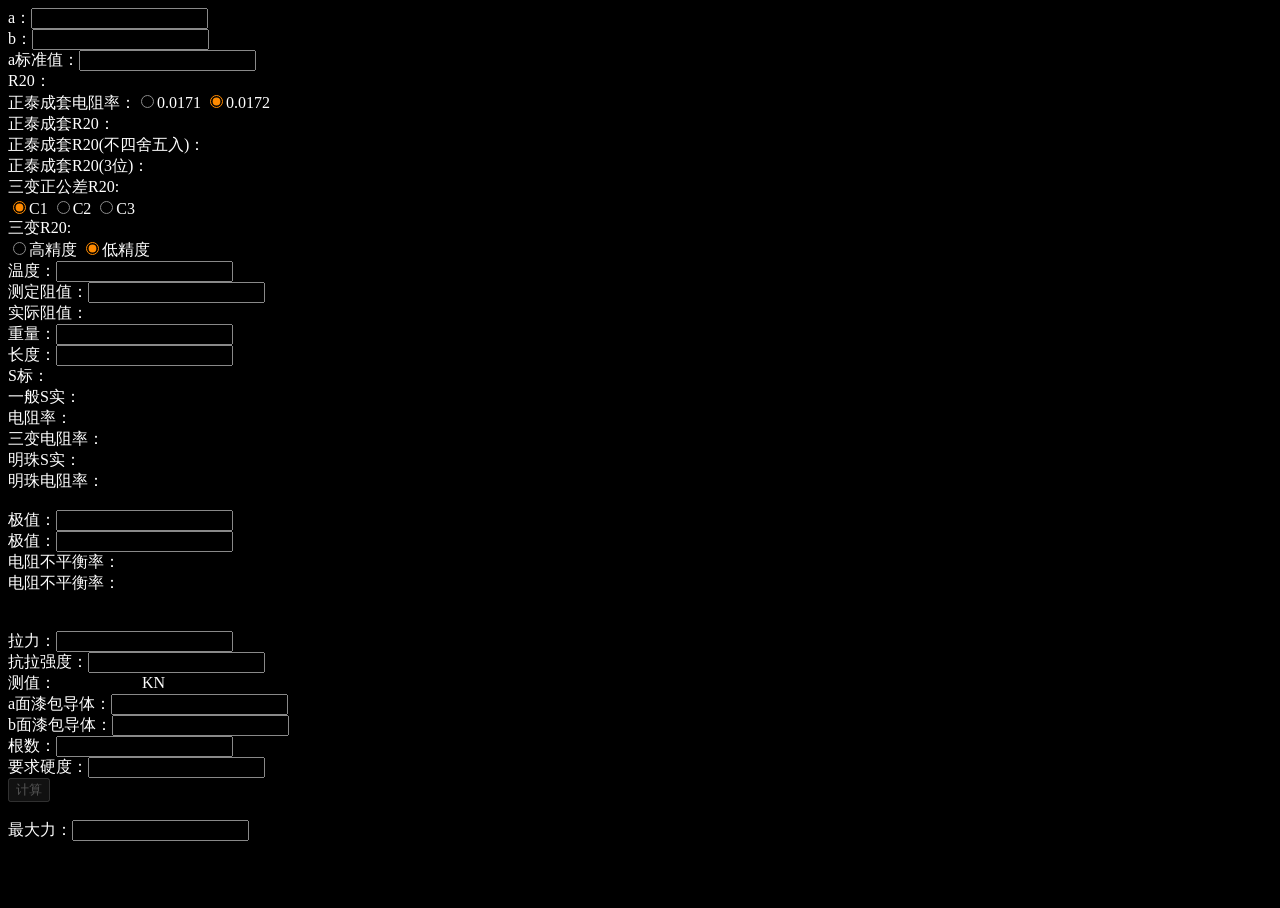
<file: index.html>
<!DOCTYPE html>
<html>
<head>
<meta http-equiv="Content-Type" content="text/html; charset=utf-8" />
<title>质检员专用</title>
<meta name="viewport" content="width=device-width, initial-scale=1.0">
<script src="jquery-3.6.0.js"></script>
<script src="decimal.js"></script>
</head>
<body>
<div class="input">
	<div> a：<input type="number" id="a" onkeyup="R20(this);Sbiao(this);Kl(this);Kq(this)" /></div>
	<div>b：<input type="number" id="b" onkeyup="R20(this);Sbiao(this);Kl(this);"/></div>
	<div>a标准值：<input type="number" id="c" onkeyup="Sbiao(this);Kl(this);Kq(this)"/></div>
	<div>R20：<input type='number' id='h' class='yin'/></div>
	<div>正泰成套电阻率：<input type="radio" name="dianzu" value="0.0171">0.0171
		<input type="radio" name="dianzu" value="0.0172" checked>0.0172</div>
	<div>正泰成套R20：<input type='number' id='g' class='yin'/></div>
	<div>正泰成套R20(不四舍五入)：<input type='number' id='zbs' class='yin'/></div>
	<div>正泰成套R20(3位)：<input type="number" id='gc' class='yin'></div>
	<div>三变正公差R20: <input type="number" id='sb1' class='yin'></div>
	<div><input type="radio" name="yingdu" value="c1" checked>C1
	<input type="radio" name="yingdu" value="c2">C2
	<input type="radio" name="yingdu" value="c3">C3</div>
	<div>三变R20:<input type="number" id="sanbian" class='yin'></div>
	<div><input type="radio" name="jingdu" value="gao">高精度
		<input type="radio" name="jingdu" value="di" checked>低精度</div>
	<div>温度：<input type="number" class="wendu" id="wendu1" onkeyup="jisuan(this);Sj(this)"/></div>
	<div>测定阻值：<input type="number" id="shiji" onkeyup="jisuan(this);Sj(this);"/></div>
	<div>实际阻值：<input type='number' id='zhi' onkeyup="Sj(this);" class='yin' /></div>
	<div>重量：<input type="number" id="weight" onkeyup="Sshi(this);Sj(this);klqd(this)"/></div>
	<div>长度：<input type="number" id="length" onkeyup="Sshi(this);Sj(this);klqd(this)"/></div>
	<div>S标：<input type='number' id='Sb' onkeyup="Kl(this);"  class='yin'/></div>
	<div>一般S实：<input type='number' id='Ss' onkeyup="Sj(this);klqd(this)" class='yin' /></div>
	<div>电阻率：<input type='number' id='Sjz' class='yin' /></div>
	<div>三变电阻率：<input type='number' id='Sjsz' class='yin' /></div>
	<div>明珠S实：<input type='number' id='Ssm' onkeyup="Sj(this);" class='yin' /></div>
	<div>明珠电阻率：<input type='number' id='Ssz' class='yin' /></div><br>
	<div>极值：<input type="number" id="ji1" onkeyup="Cl(this);ji(this)"/></div>
	<div>极值：<input type="number" id="ji2" onkeyup="Cl(this);ji(this)"/></div>
	<div>电阻不平衡率：<input type='number' id='bo' class='yin' /></div>
	<div>电阻不平衡率：<input type='number' id='bo1' class='yin' /></div>
	<div><input type='text' id='hg'  class='yin'/></div><br>
	<div>拉力：<input type='number' id="la" onkeyup="klqd(this);"/></div>
	<div>抗拉强度：<input type="number" id="kl1" onkeyup="Kl(this);"/></div>
	<div>测值：<input type="number" id="kl2" class='yin' />KN</div>

	<!-- 最大力 -->
	<div>a面漆包导体：<input type="number" id="ua"/></div>
	<div>b面漆包导体：<input type="number" id="ub"/></div>
	<div>根数：<input type="number" id="ug"/></div>
	<div>要求硬度：<input type="number" id="uy"/></div>
	<button id="calculateBtn" disabled onclick="calcMaxForce()">计算</button><br>
	<div>最大力：<input type="number" id="uli"/></div>
</div>
</body>
<link href="a.css" type="text/css" rel="stylesheet"/>
<script type="text/javascript" src="a.js"></script>
</html>
</file>
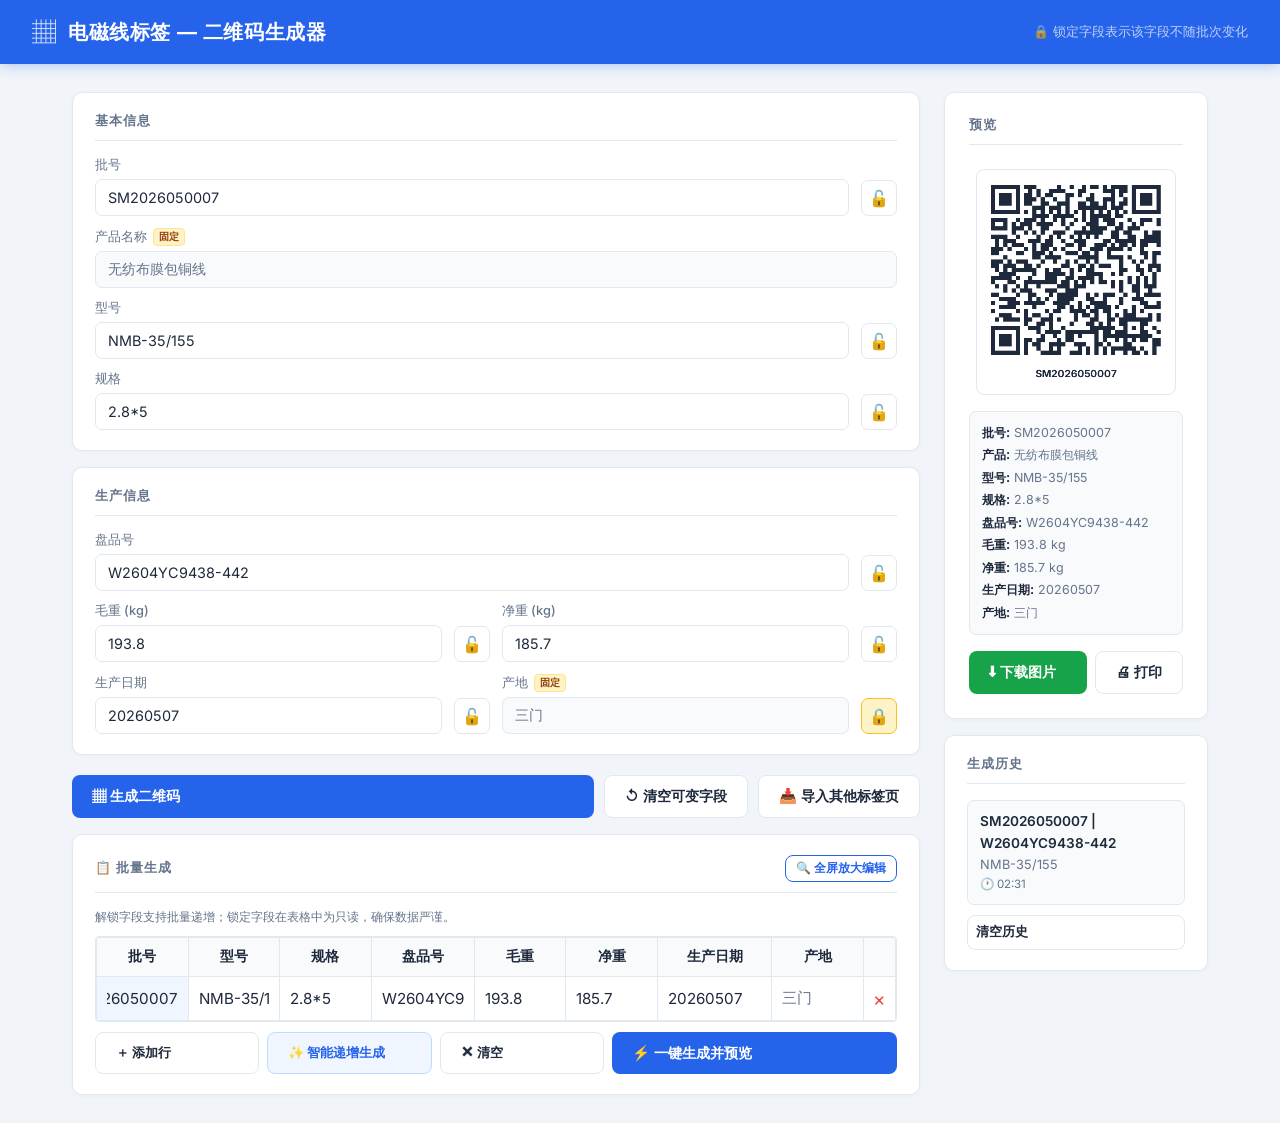
<file: qrcode/index.html>
<!DOCTYPE html>
<html lang="zh-CN">
<head>
    <meta charset="UTF-8">
    <meta name="viewport" content="width=device-width, initial-scale=1.0">
    <title>二维码生成器 - 电磁线标签</title>
    <link href="https://fonts.googleapis.com/css2?family=Inter:wght@400;500;600;700&display=swap" rel="stylesheet">
    <link rel="stylesheet" href="style.css">
    <!-- QR Code library (local) -->
    <script src="qrcode.min.js"></script>
</head>
<body>
<div class="zoom-overlay" id="zoomOverlay" onclick="toggleBatchZoom()"></div>

<header>
    <span style="font-size:1.5rem;">▦</span>
    <h1>电磁线标签 — 二维码生成器</h1>
    <span style="margin-left:auto; font-size:0.8rem; opacity:0.7;">🔒 锁定字段表示该字段不随批次变化</span>
</header>

<div class="app">
    <!-- LEFT: FORM -->
    <div class="form-panel">

        <div class="card">
            <div class="card-title">基本信息</div>

            <div class="field-row">
                <div class="field-group">
                    <label for="f_pihao">批号</label>
                    <input type="text" id="f_pihao" placeholder="例: SM2026050007" value="SM2026050007">
                </div>
                <button class="lock-btn" id="lock_pihao" onclick="toggleLock('pihao')" title="锁定/解锁">🔓</button>
            </div>

            <div class="field-row">
                <div class="field-group">
                    <label for="f_chanpin">产品名称 <span class="fixed-badge">固定</span></label>
                    <input type="text" id="f_chanpin" class="is-fixed" value="无纺布膜包铜线" readonly>
                </div>
            </div>

            <div class="field-row">
                <div class="field-group">
                    <label for="f_xinghao">型号</label>
                    <input type="text" id="f_xinghao" placeholder="例: NMB-35/155" value="NMB-35/155" oninput="onXingHaoInput(this.value)">
                </div>
                <button class="lock-btn" id="lock_xinghao" onclick="toggleLock('xinghao')" title="锁定/解锁">🔓</button>
            </div>

            <div class="field-row">
                <div class="field-group">
                    <label for="f_guige">规格</label>
                    <input type="text" id="f_guige" placeholder="例: 2.8*5" value="2.8*5">
                </div>
                <button class="lock-btn" id="lock_guige" onclick="toggleLock('guige')" title="锁定/解锁">🔓</button>
            </div>
        </div>

        <div class="card">
            <div class="card-title">生产信息</div>

            <div class="field-row">
                <div class="field-group">
                    <label for="f_panpinhao">盘品号</label>
                    <input type="text" id="f_panpinhao" placeholder="例: W2604YC9438-442" value="W2604YC9438-442">
                </div>
                <button class="lock-btn" id="lock_panpinhao" onclick="toggleLock('panpinhao')" title="锁定/解锁">🔓</button>
            </div>

            <div class="field-row">
                <div class="field-group">
                    <label for="f_maochong">毛重 (kg)</label>
                    <input type="text" id="f_maochong" placeholder="例: 193.8" value="193.8">
                </div>
                <button class="lock-btn" id="lock_maochong" onclick="toggleLock('maochong')" title="锁定/解锁">🔓</button>

                <div class="field-group">
                    <label for="f_jingzhong">净重 (kg)</label>
                    <input type="text" id="f_jingzhong" placeholder="例: 185.7" value="185.7">
                </div>
                <button class="lock-btn" id="lock_jingzhong" onclick="toggleLock('jingzhong')" title="锁定/解锁">🔓</button>
            </div>

            <div class="field-row">
                <div class="field-group">
                    <label for="f_riqi">生产日期</label>
                    <input type="text" id="f_riqi" placeholder="例: 20260507" value="20260507">
                </div>
                <button class="lock-btn" id="lock_riqi" onclick="toggleLock('riqi')" title="锁定/解锁">🔓</button>

                <div class="field-group">
                    <label for="f_jianyanyuan">产地 <span class="fixed-badge">固定</span></label>
                    <input type="text" id="f_jianyanyuan" value="三门">
                </div>
                <button class="lock-btn" id="lock_jianyanyuan" onclick="toggleLock('jianyanyuan')" title="锁定/解锁">🔒</button>
            </div>
        </div>

        <div class="action-row">
            <button class="btn btn-primary" onclick="generateQR()">▦ 生成二维码</button>
            <button class="btn btn-secondary" onclick="clearUnlocked()">↺ 清空可变字段</button>
            <button class="btn btn-secondary" onclick="importLastSession()" title="可选择导入任意其他标签页的数据">📥 导入其他标签页</button>
        </div>

        <div class="card" id="batchCard">
            <div class="card-title" style="display:flex; justify-content:space-between; align-items:center;">
                <span>📋 批量生成</span>
                <button class="btn btn-secondary" style="padding:4px 10px; font-size:0.75rem; border-color:var(--primary); color:var(--primary);" onclick="toggleBatchZoom()" id="zoomBtn">🔍 全屏放大编辑</button>
            </div>
            <p style="font-size:0.78rem; color:var(--text-muted); margin-bottom:10px;">
                解锁字段支持批量递增；锁定字段在表格中为只读，确保数据严谨。
            </p>
            <div id="batchTableWrap" style="overflow-x:auto; margin-bottom:10px; border:1px solid var(--border); border-radius:4px;">
                <table id="batchTable" style="width:100%; min-width:800px; border-collapse:collapse; font-size:0.82rem;">
                    <thead id="batchTableHead"></thead>
                    <tbody id="batchTableBody"></tbody>
                </table>
            </div>
            <div style="display:flex; gap:8px; flex-wrap:wrap;">
                <button class="btn btn-secondary" style="flex:1; min-width:80px; margin-bottom:0; font-size:0.82rem;" onclick="addBatchRow()">＋ 添加行</button>
                <button class="btn btn-secondary" style="flex:1; min-width:120px; margin-bottom:0; font-size:0.82rem; color:#2563eb; border-color:#bfdbfe; background:#eff6ff;" onclick="autoGenerate()">✨ 智能递增生成</button>
                <button class="btn btn-secondary" style="flex:1; min-width:80px; margin-bottom:0; font-size:0.82rem;" onclick="clearBatchTable()">✕ 清空</button>
                <button class="btn btn-primary"   style="flex:2; min-width:140px; margin-bottom:0;" onclick="oneClickGenerate()">⚡ 一键生成并预览</button>
            </div>
            <div id="batchNav" style="display:none; margin-top:12px; background:var(--surface2); border-radius:8px; padding:10px; border:1px solid var(--border);">
                <div style="display:flex; align-items:center; gap:8px; justify-content:space-between;">
                    <button class="btn btn-secondary" style="width:40px; margin-bottom:0; padding:6px;" onclick="navBatch(-1)">‹</button>
                    <span id="batchNavLabel" style="font-size:0.85rem; color:var(--text-muted); flex:1; text-align:center;">第 1 / 1 条</span>
                    <button class="btn btn-secondary" style="width:40px; margin-bottom:0; padding:6px;" onclick="navBatch(1)">›</button>
                </div>
            </div>
        </div>
    </div>

    <!-- RIGHT: PREVIEW -->
    <div class="preview-panel">

        <div class="qr-preview-card">
            <div class="card-title" style="width:100%; margin-bottom:8px;">预览</div>
            <div class="qr-wrap" id="qrWrap">
                <div class="qr-placeholder">
                    <div class="icon">▦</div>
                    <div>填写信息后生成</div>
                </div>
            </div>
            <div class="qr-content-preview" id="qrTextPreview">
                —
            </div>
            <div style="display:flex; gap:8px; width:100%;">
                <button class="btn btn-success" style="flex:1;" onclick="downloadQR()">⬇ 下载图片</button>
                <button class="btn btn-secondary" onclick="window.print()">🖨 打印</button>
            </div>
        </div>

        <div class="card">
            <div class="card-title">生成历史</div>
            <div class="history-list" id="historyList">
                <div class="empty-tip">暂无记录</div>
            </div>
            <div style="margin-top:10px;">
                <button class="btn btn-secondary" style="width:100%; font-size:0.8rem; padding:8px;" onclick="clearHistory()">清空历史</button>
            </div>
        </div>

    </div>
</div>

<script src="script.js"></script>
</body>
</html>
</file>
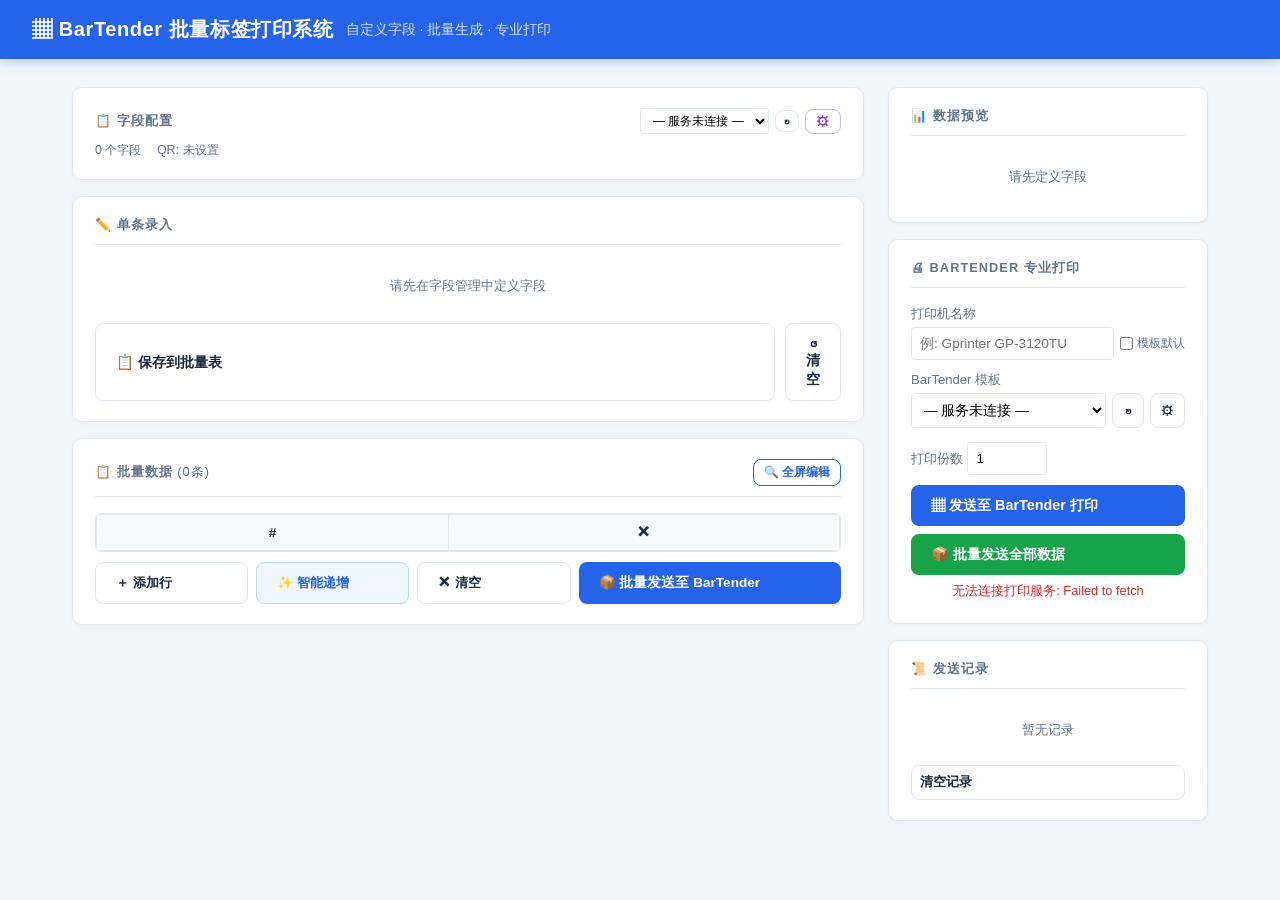
<file: qrcode2/index.html>
<!DOCTYPE html>
<html lang="zh-CN">
<head>
<meta charset="UTF-8">
<meta name="viewport" content="width=device-width, initial-scale=1.0">
<title>BarTender 批量标签打印</title>
<link rel="stylesheet" href="style.css">
<style>
    .field-def-item {
        display: flex; gap: 8px; align-items: center;
        padding: 8px 10px; background: var(--surface2);
        border-radius: 7px; margin-bottom: 6px;
        flex-wrap: wrap;
    }
    .field-def-item input {
        padding: 6px 8px; border: 1px solid var(--border);
        border-radius: 5px; font-size: 0.82rem; min-width: 0;
    }
    .field-def-item .fd-key { width: 90px; }
    .field-def-item .fd-label { width: 80px; }
    .field-def-item .fd-default { flex: 1; min-width: 80px; }
    .field-def-item .fd-badges {
        display: flex; gap: 4px; align-items: center;
    }
    .fd-badge {
        font-size: 0.68rem; padding: 2px 7px; border-radius: 10px;
        cursor: pointer; border: 1px solid; user-select: none;
        white-space: nowrap; transition: all 0.15s;
    }
    .fd-badge.locked-on { background: #fef3c7; color: #92400e; border-color: #fbbf24; }
    .fd-badge.locked-off { background: #f1f5f9; color: #94a3b8; border-color: #e2e8f0; }
    .fd-badge.incr-on { background: #dbeafe; color: #2563eb; border-color: #93c5fd; }
    .fd-badge.incr-off { background: #f1f5f9; color: #94a3b8; border-color: #e2e8f0; }
    .fd-badge.qr-on { background: #ede9fe; color: #7c3aed; border-color: #c4b5fd; }
    .fd-badge.qr-off { background: #f1f5f9; color: #94a3b8; border-color: #e2e8f0; }
    .fd-del {
        background: none; border: none; color: #ef4444; cursor: pointer;
        font-size: 1.1rem; padding: 2px 6px; border-radius: 4px; line-height: 1;
    }
    .fd-del:hover { background: #fef2f2; }
    .data-preview-table {
        width: 100%; border-collapse: collapse; font-size: 0.78rem;
    }
    .data-preview-table th, .data-preview-table td {
        padding: 6px 8px; border: 1px solid var(--border); text-align: left;
    }
    .data-preview-table th {
        background: var(--surface2); font-weight: 600; color: var(--text-muted);
        font-size: 0.72rem; text-transform: uppercase;
    }
    .section-header {
        display: flex; justify-content: space-between; align-items: center;
        cursor: pointer; user-select: none;
    }
    .section-header .arrow { transition: transform 0.2s; }
    .section-header.collapsed .arrow { transform: rotate(-90deg); }
    .section-body { transition: max-height 0.3s ease; overflow: hidden; }
    .section-body.collapsed { max-height: 0 !important; }
    .batch-row-selected td { background: #eef2ff !important; }
    .batch-row-selected td input { background: #eef2ff !important; }
</style>
</head>
<body>

<header>
    <h1>▦ BarTender 批量标签打印系统</h1>
    <span>自定义字段 · 批量生成 · 专业打印</span>
</header>

<div class="app">
    <!-- LEFT PANEL -->
    <div class="form-panel">
        <!-- 字段配置概要 -->
        <div class="card">
            <div style="display:flex; justify-content:space-between; align-items:center;">
                <span class="card-title" style="margin-bottom:0; padding-bottom:0; border:none;">📋 字段配置</span>
                <div style="display:flex; gap:6px; align-items:center;">
                    <select id="configSelect" style="padding:4px 8px; border:1px solid var(--border); border-radius:4px; font-size:0.75rem; background:#fff; max-width:140px;">
                        <option value="">— 加载配置 —</option>
                    </select>
                    <button id="refreshConfigsBtn" class="btn btn-secondary" style="padding:4px 8px; font-size:0.7rem; margin-bottom:0;" title="刷新配置列表">↻</button>
                    <button id="openFieldSettingsBtn" class="btn btn-secondary" style="padding:4px 10px; font-size:0.85rem; margin-bottom:0; color:#7c3aed; border-color:#c4b5fd;" title="打开字段设置面板">⚙</button>
                </div>
            </div>
            <div style="margin-top:8px; font-size:0.78rem; color:var(--text-muted);">
                <span id="fieldStats">0 个字段</span>
                <span style="margin-left:12px;" id="qrStats">QR: —</span>
            </div>
        </div>

        <!-- 单条录入 -->
        <div class="card">
            <div class="card-title">✏️ 单条录入</div>
            <div id="entryForm"></div>
            <div class="action-row" style="margin-top:12px;">
                <button id="saveToBatchBtn" class="btn btn-secondary" style="flex:1;">📋 保存到批量表</button>
                <button id="clearEntryFormBtn" class="btn btn-secondary" style="flex:0;">↺ 清空</button>
            </div>
        </div>

        <!-- 批量数据 -->
        <div class="card" id="batchCard">
            <div class="card-title" style="display:flex; justify-content:space-between; align-items:center;">
                <span>📋 批量数据 <span id="batchCount" style="font-weight:400; color:var(--text-muted);">(0条)</span></span>
                <button class="btn btn-secondary" style="padding:4px 10px; font-size:0.75rem; border-color:var(--primary); color:var(--primary);" id="zoomBtn">🔍 全屏编辑</button>
            </div>
            <div id="batchTableWrap" style="overflow-x:auto; margin-bottom:10px; border:1px solid var(--border); border-radius:6px;">
                <table id="batchTable" style="border-collapse:collapse; font-size:0.82rem;">
                    <thead id="batchTableHead"></thead>
                    <tbody id="batchTableBody"></tbody>
                </table>
            </div>
            <div style="display:flex; gap:8px; flex-wrap:wrap;">
                <button id="addBatchRowBtn" class="btn btn-secondary" style="flex:1; min-width:80px; margin-bottom:0; font-size:0.82rem;">＋ 添加行</button>
                <button id="autoGenerateBtn" class="btn btn-secondary" style="flex:1; min-width:120px; margin-bottom:0; font-size:0.82rem; color:#2563eb; border-color:#bfdbfe; background:#eff6ff;">✨ 智能递增</button>
                <button id="clearBatchTableBtn" class="btn btn-secondary" style="flex:1; min-width:80px; margin-bottom:0; font-size:0.82rem;">✕ 清空</button>
                <button id="batchSendToBartenderBtn" class="btn btn-primary" style="flex:2; min-width:140px; margin-bottom:0; font-size:0.85rem;">📦 批量发送至 BarTender</button>
            </div>
        </div>
    </div>

    <!-- RIGHT PANEL -->
    <div class="preview-panel">
        <!-- 数据预览 -->
        <div class="card">
            <div class="card-title">📊 数据预览</div>
            <div id="dataPreview" style="max-height:260px; overflow-y:auto;">
                <div class="empty-tip">请录入数据</div>
            </div>
        </div>

        <!-- BarTender 打印设置 -->
        <div class="card">
            <div class="card-title">🖨 BarTender 专业打印</div>
            <div style="margin-bottom:10px;">
                <label for="btPrinterName" style="font-size:0.82rem; color:var(--text-muted);">打印机名称</label>
                <div style="display:flex; gap:6px; margin-top:4px;">
                    <input type="text" id="btPrinterName" placeholder="例: Gprinter GP-3120TU" style="flex:1; padding:8px; border:1px solid var(--border); border-radius:4px; font-size:0.85rem;">
                    <label style="display:flex; align-items:center; gap:4px; font-size:0.78rem; color:var(--text-muted); cursor:pointer; white-space:nowrap;" title="勾选后使用 BarTender 模板预设的打印机">
                        <input type="checkbox" id="btUseDefaultPrinter"> 模板默认
                    </label>
                </div>
            </div>
            <div style="margin-bottom:10px;">
                <label for="btTemplateSelect" style="font-size:0.82rem; color:var(--text-muted);">BarTender 模板</label>
                <div style="display:flex; gap:6px; margin-top:4px;">
                    <select id="btTemplateSelect" style="flex:1; padding:8px; border:1px solid var(--border); border-radius:4px; font-size:0.85rem; background:#fff;">
                        <option value="">— 请选择模板 —</option>
                    </select>
                    <button id="refreshTemplatesBtn" class="btn btn-secondary" style="padding:8px 12px; margin-bottom:0; font-size:0.8rem;" title="刷新模板列表">↻</button>
                    <button class="btn btn-secondary" style="padding:8px 10px; margin-bottom:0; font-size:0.8rem;" id="btMappingBtn" title="配置字段映射">⚙</button>
                </div>
            </div>
            <div id="btMappingPanel" style="display:none; background:var(--surface2); border:1px solid var(--border); border-radius:6px; padding:10px; margin-bottom:10px;">
                <div style="font-size:0.75rem; color:var(--text-muted); margin-bottom:8px;">
                    字段映射 — 左侧为自定义字段key，右侧为模板变量名。固定值直接填入。
                </div>
                <div id="btMappingFields" style="display:flex; flex-direction:column; gap:6px;"></div>
                <div style="display:flex; gap:6px; margin-top:8px;">
                    <button id="addMappingFieldBtn" class="btn btn-secondary" style="flex:1; padding:6px; font-size:0.75rem; margin-bottom:0; border-style:dashed;">＋ 添加字段</button>
                </div>
                <div style="display:flex; gap:6px; margin-top:6px;">
                    <button id="saveFieldMappingBtn" class="btn btn-secondary" style="flex:1; padding:6px; font-size:0.75rem; margin-bottom:0;">💾 保存映射</button>
                    <button id="importMappingBtn" class="btn btn-secondary" style="flex:1; padding:6px; font-size:0.75rem; margin-bottom:0;">📥 导入</button>
                    <button id="exportMappingBtn" class="btn btn-secondary" style="flex:1; padding:6px; font-size:0.75rem; margin-bottom:0;">📤 导出</button>
                    <button id="resetFieldMappingBtn" class="btn btn-secondary" style="flex:1; padding:6px; font-size:0.75rem; margin-bottom:0;">↺ 重置</button>
                </div>
            </div>
            <div style="margin-bottom:10px;">
                <label for="btCopies" style="font-size:0.82rem; color:var(--text-muted);">打印份数</label>
                <input type="number" id="btCopies" value="1" min="1" max="99" style="width:80px; margin-top:4px; padding:8px; border:1px solid var(--border); border-radius:4px; font-size:0.85rem;">
            </div>
            <button class="btn btn-primary" style="width:100%;" id="btPrintBtn">
                ▦ 发送至 BarTender 打印
            </button>
            <button class="btn btn-success" style="width:100%; margin-top:8px;" id="btBatchBtn" title="将批量表中的全部数据发送至 BarTender">
                📦 批量发送全部数据
            </button>
            <div id="btPrintStatus" style="margin-top:8px; font-size:0.8rem; text-align:center; min-height:20px;"></div>
        </div>

        <!-- 打印历史 -->
        <div class="card">
            <div class="card-title">📜 发送记录</div>
            <div id="printLogList" style="max-height:200px; overflow-y:auto;">
                <div class="empty-tip">暂无记录</div>
            </div>
            <div style="margin-top:10px;">
                <button id="clearPrintLogBtn" class="btn btn-secondary" style="width:100%; font-size:0.8rem; padding:8px;">清空记录</button>
            </div>
        </div>
    </div>
</div>

<div class="zoom-overlay" id="zoomOverlay"></div>

<div id="tabImportOverlay" style="display:none; position:fixed; top:0; left:0; width:100%; height:100%; background:rgba(15,23,42,0.6); backdrop-filter:blur(4px); z-index:3000; align-items:center; justify-content:center;">
    <div style="background:var(--surface); border-radius:12px; padding:24px; max-width:500px; width:90%; max-height:70vh; overflow-y:auto; box-shadow:0 10px 60px rgba(0,0,0,0.3);">
        <div style="display:flex; justify-content:space-between; align-items:center; margin-bottom:16px;">
            <span style="font-size:1rem; font-weight:700; color:var(--text-main);">📋 选择要继承的标签页</span>
            <button id="closeTabImportBtn" style="background:none; border:none; font-size:1.2rem; cursor:pointer; color:var(--text-muted);">✕</button>
        </div>
        <div id="tabImportList" style="display:flex; flex-direction:column; gap:8px;"></div>
        <div style="margin-top:12px; display:flex; gap:8px;">
            <button id="closeTabImportCancelBtn" class="btn btn-secondary" style="flex:1; padding:8px; font-size:0.82rem; margin-bottom:0;">取消</button>
            <button class="btn btn-primary" style="flex:2; padding:8px; font-size:0.82rem; margin-bottom:0;" id="tabImportConfirmBtn" disabled>📥 继承全部内容</button>
        </div>
    </div>
</div>

<div id="fieldSettingsOverlay" style="display:none; position:fixed; top:0; left:0; width:100%; height:100%; background:rgba(15,23,42,0.6); backdrop-filter:blur(4px); z-index:3000; align-items:center; justify-content:center;">
    <div style="background:var(--surface); border-radius:12px; padding:24px; max-width:750px; width:95%; max-height:85vh; overflow-y:auto; box-shadow:0 10px 60px rgba(0,0,0,0.3);">
        <div style="display:flex; justify-content:space-between; align-items:center; margin-bottom:16px;">
            <span style="font-size:1rem; font-weight:700; color:var(--text-main);">⚙ 字段设置</span>
            <button id="closeFieldSettingsBtn" style="background:none; border:none; font-size:1.5rem; cursor:pointer; color:var(--text-muted);">✕</button>
        </div>
        <div style="display:flex; gap:8px; align-items:center; margin-bottom:12px;">
            <button id="addFieldDefBtn" class="btn btn-secondary" style="flex:1; padding:8px; font-size:0.78rem; margin-bottom:0;">＋ 添加字段</button>
            <button id="resetFieldDefsBtn" class="btn btn-secondary" style="flex:1; padding:8px; font-size:0.78rem; margin-bottom:0;">↺ 重置默认</button>
            <button id="importFieldDefsBtn" class="btn btn-secondary" style="flex:1; padding:8px; font-size:0.78rem; margin-bottom:0;">📥 导入配置</button>
            <button id="exportFieldDefsBtn" class="btn btn-secondary" style="flex:1; padding:8px; font-size:0.78rem; margin-bottom:0;">📤 导出配置</button>
            <button id="showTabImportBtn" class="btn btn-secondary" style="flex:1; padding:8px; font-size:0.78rem; margin-bottom:0; color:#7c3aed; border-color:#c4b5fd; background:#f5f3ff;">📋 继承标签页</button>
        </div>
        <div id="fieldDefList" style="max-height:300px; overflow-y:auto;"></div>
        <div style="margin-top:14px; padding-top:14px; border-top:1px solid var(--border);">
            <div style="display:flex; justify-content:space-between; align-items:center; margin-bottom:6px;">
                <span style="font-size:0.85rem; font-weight:600; color:var(--text-muted);">▦ 二维码组合格式</span>
                <span style="font-size:0.72rem; color:var(--text-muted);">用 {key} 引用字段值</span>
            </div>
            <textarea id="qrFormatInput" rows="3" style="width:100%; padding:8px; border:1px solid var(--border); border-radius:6px; font-size:0.82rem; font-family:monospace; resize:vertical; min-height:60px;"></textarea>
            <div id="qrFormatHint" style="margin-top:4px; font-size:0.72rem; color:var(--text-muted);"></div>
            <div style="display:flex; gap:6px; margin-top:6px;">
                <button id="resetQrFormatBtn" class="btn btn-secondary" style="flex:0; padding:4px 8px; font-size:0.72rem; margin-bottom:0;">↺ 重置默认</button>
                <button id="previewQrFormatBtn" class="btn btn-secondary" style="flex:0; padding:4px 8px; font-size:0.72rem; margin-bottom:0;">👁 预览效果</button>
                <button id="importQrFormatBtn" class="btn btn-secondary" style="flex:0; padding:4px 8px; font-size:0.72rem; margin-bottom:0;">📥</button>
                <button id="exportQrFormatBtn" class="btn btn-secondary" style="flex:0; padding:4px 8px; font-size:0.72rem; margin-bottom:0;">📤</button>
            </div>
        </div>
        <div style="margin-top:14px; padding-top:14px; border-top:1px solid var(--border);">
            <div style="display:flex; justify-content:space-between; align-items:center; margin-bottom:6px;">
                <span style="font-size:0.85rem; font-weight:600; color:var(--text-muted);">🔍 型号→规格 查询表</span>
                <span>
                    <button id="importLookupBtn" class="btn btn-secondary" style="flex:0; padding:4px 8px; font-size:0.72rem; margin-bottom:0;">📥</button>
                    <button id="exportLookupBtn" class="btn btn-secondary" style="flex:0; padding:4px 8px; font-size:0.72rem; margin-bottom:0;">📤</button>
                </span>
                <span style="font-size:0.72rem; color:var(--text-muted);">{型号: {规格1: 值, 规格2: 值}}</span>
            </div>
            <textarea id="lookupInput" rows="6" style="width:100%; padding:8px; border:1px solid var(--border); border-radius:6px; font-size:0.78rem; font-family:monospace; resize:vertical; min-height:80px;" placeholder='{"key":"model","data":{"ABC-123":{"spec1":"100mm","spec2":"50mm"},"XYZ-789":{"spec1":"200mm","spec2":"80mm"}}}'></textarea>
            <div style="font-size:0.7rem; color:var(--text-muted); margin-top:4px;">打印时如果规格字段为空，自动按型号补齐</div>
        </div>
        <div style="margin-top:14px; text-align:right;">
            <button id="closeFieldSettingsDoneBtn" class="btn btn-primary" style="padding:8px 24px; font-size:0.85rem; margin-bottom:0; flex:none;">✓ 完成</button>
        </div>
    </div>
</div>

<script type="module" src="src/js/app.js"></script>
</body>
</html>
</file>
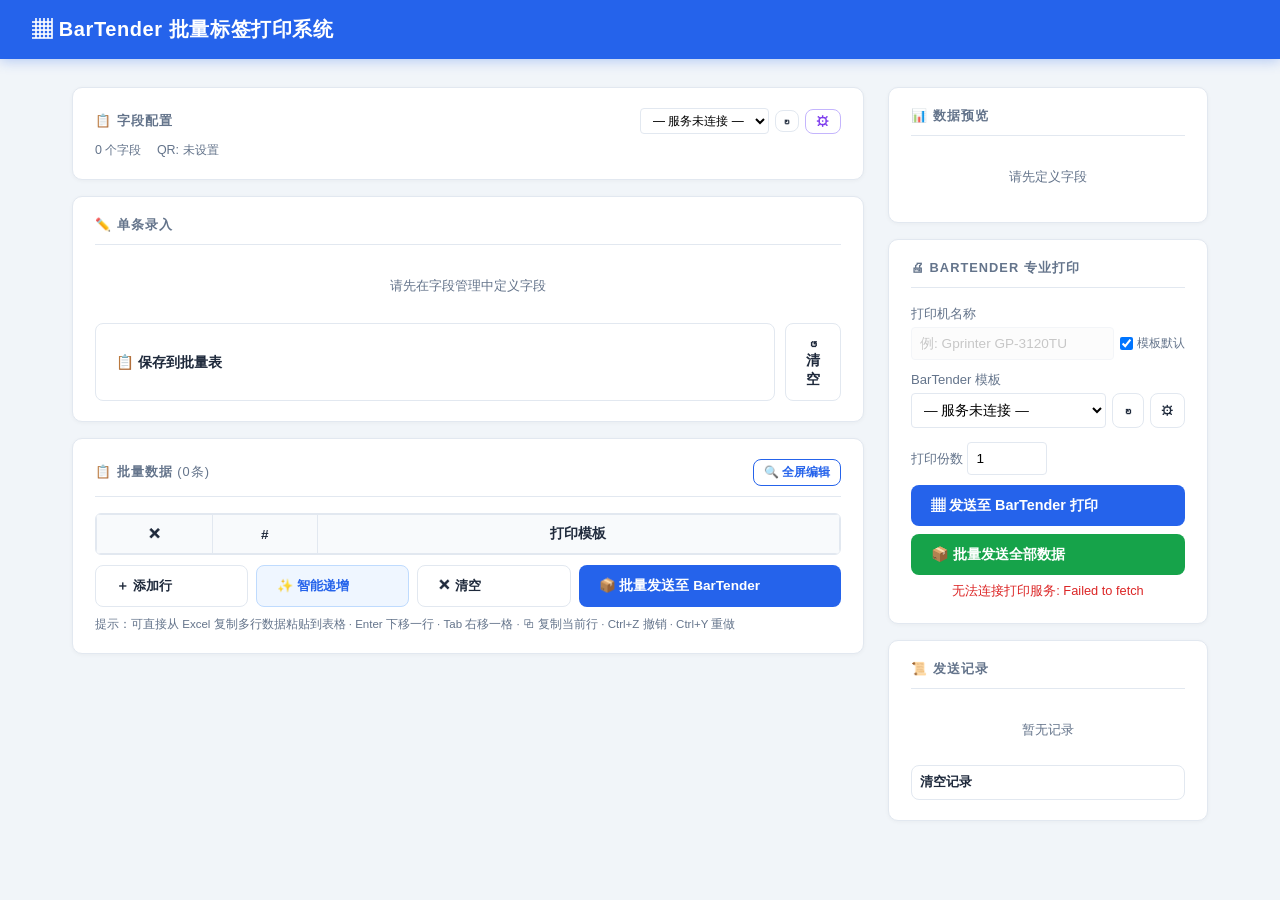
<file: qrcode3/index.html>
<!DOCTYPE html>
<html lang="zh-CN">
<head>
<meta charset="UTF-8">
<meta name="viewport" content="width=device-width, initial-scale=1.0">
<title>BarTender 批量标签打印</title>
<link rel="stylesheet" href="style.css">
<style>
    .field-def-item {
        display: flex; gap: 8px; align-items: center;
        padding: 8px 10px; background: var(--surface2);
        border-radius: 7px; margin-bottom: 6px;
        flex-wrap: wrap;
    }
    .field-def-item input {
        padding: 6px 8px; border: 1px solid var(--border);
        border-radius: 5px; font-size: 0.82rem; min-width: 0;
    }
    .field-def-item .fd-key { width: 90px; }
    .field-def-item .fd-label { width: 80px; }
    .field-def-item .fd-default { flex: 1; min-width: 80px; }
    .field-def-item .fd-badges {
        display: flex; gap: 4px; align-items: center;
    }
    .fd-badge {
        font-size: 0.68rem; padding: 2px 7px; border-radius: 10px;
        cursor: pointer; border: 1px solid; user-select: none;
        white-space: nowrap; transition: all 0.15s;
    }
    .fd-badge.locked-on { background: #fef3c7; color: #92400e; border-color: #fbbf24; }
    .fd-badge.locked-off { background: #f1f5f9; color: #94a3b8; border-color: #e2e8f0; }
    .fd-badge.incr-on { background: #dbeafe; color: #2563eb; border-color: #93c5fd; }
    .fd-badge.incr-off { background: #f1f5f9; color: #94a3b8; border-color: #e2e8f0; }
    .fd-badge.qr-on { background: #ede9fe; color: #7c3aed; border-color: #c4b5fd; }
    .fd-badge.qr-off { background: #f1f5f9; color: #94a3b8; border-color: #e2e8f0; }
    .fd-del {
        background: none; border: none; color: #ef4444; cursor: pointer;
        font-size: 1.1rem; padding: 2px 6px; border-radius: 4px; line-height: 1;
    }
    .fd-del:hover { background: #fef2f2; }
    .data-preview-table {
        width: 100%; border-collapse: collapse; font-size: 0.78rem;
    }
    .data-preview-table th, .data-preview-table td {
        padding: 6px 8px; border: 1px solid var(--border); text-align: left;
    }
    .data-preview-table th {
        background: var(--surface2); font-weight: 600; color: var(--text-muted);
        font-size: 0.72rem; text-transform: uppercase;
    }
    .section-header {
        display: flex; justify-content: space-between; align-items: center;
        cursor: pointer; user-select: none;
    }
    .section-header .arrow { transition: transform 0.2s; }
    .section-header.collapsed .arrow { transform: rotate(-90deg); }
    .section-body { transition: max-height 0.3s ease; overflow: hidden; }
    .section-body.collapsed { max-height: 0 !important; }
    .batch-row-selected td { background: #eef2ff !important; }
    .batch-row-selected td input { background: #eef2ff !important; }
</style>
</head>
<body>

<header>
    <h1>▦ BarTender 批量标签打印系统</h1>
    <span></span>
</header>

<div class="app">
    <!-- LEFT PANEL -->
    <div class="form-panel">
        <!-- 字段配置概要 -->
        <div class="card">
            <div style="display:flex; justify-content:space-between; align-items:center;">
                <span class="card-title" style="margin-bottom:0; padding-bottom:0; border:none;">📋 字段配置</span>
                <div style="display:flex; gap:6px; align-items:center;">
                    <select id="configSelect" style="padding:4px 8px; border:1px solid var(--border); border-radius:4px; font-size:0.75rem; background:#fff; max-width:140px;">
                        <option value="">— 加载配置 —</option>
                    </select>
                    <button id="refreshConfigsBtn" class="btn btn-secondary" style="padding:4px 8px; font-size:0.7rem; margin-bottom:0;" title="刷新配置列表">↻</button>
                    <button id="openFieldSettingsBtn" class="btn btn-secondary" style="padding:4px 10px; font-size:0.85rem; margin-bottom:0; color:#7c3aed; border-color:#c4b5fd;" title="打开字段设置面板">⚙</button>
                </div>
            </div>
            <div style="margin-top:8px; font-size:0.78rem; color:var(--text-muted);">
                <span id="fieldStats">0 个字段</span>
                <span style="margin-left:12px;" id="qrStats">QR: —</span>
            </div>
        </div>

        <!-- 单条录入 -->
        <div class="card">
            <div class="card-title">✏️ 单条录入</div>
            <div id="entryForm"></div>
            <div class="action-row" style="margin-top:12px;">
                <button id="saveToBatchBtn" class="btn btn-secondary" style="flex:1;">📋 保存到批量表</button>
                <button id="clearEntryFormBtn" class="btn btn-secondary" style="flex:0;">↺ 清空</button>
            </div>
        </div>

        <!-- 批量数据 -->
        <div class="card" id="batchCard">
            <div class="card-title" style="display:flex; justify-content:space-between; align-items:center;">
                <span>📋 批量数据 <span id="batchCount" style="font-weight:400; color:var(--text-muted);">(0条)</span></span>
                <button class="btn btn-secondary" style="padding:4px 10px; font-size:0.75rem; border-color:var(--primary); color:var(--primary);" id="zoomBtn">🔍 全屏编辑</button>
            </div>
            <div id="batchTableWrap" style="overflow-x:auto; margin-bottom:10px; border:1px solid var(--border); border-radius:6px;">
                <table id="batchTable" style="border-collapse:collapse; font-size:0.82rem;">
                    <thead id="batchTableHead"></thead>
                    <tbody id="batchTableBody"></tbody>
                </table>
            </div>
            <div style="display:flex; gap:8px; flex-wrap:wrap;">
                <button id="addBatchRowBtn" class="btn btn-secondary" style="flex:1; min-width:80px; margin-bottom:0; font-size:0.82rem;">＋ 添加行</button>
                <button id="autoGenerateBtn" class="btn btn-secondary" style="flex:1; min-width:120px; margin-bottom:0; font-size:0.82rem; color:#2563eb; border-color:#bfdbfe; background:#eff6ff;">✨ 智能递增</button>
                <button id="clearBatchTableBtn" class="btn btn-secondary" style="flex:1; min-width:80px; margin-bottom:0; font-size:0.82rem;">✕ 清空</button>
                <button id="batchSendToBartenderBtn" class="btn btn-primary" style="flex:2; min-width:140px; margin-bottom:0; font-size:0.85rem;">📦 批量发送至 BarTender</button>
            </div>
            <div style="margin-top:8px; font-size:0.72rem; color:var(--text-muted); line-height:1.6;">
                提示：可直接从 Excel 复制多行数据粘贴到表格 · Enter 下移一行 · Tab 右移一格 · ⧉ 复制当前行 · Ctrl+Z 撤销 · Ctrl+Y 重做
            </div>
        </div>
    </div>

    <!-- RIGHT PANEL -->
    <div class="preview-panel">
        <!-- 数据预览 -->
        <div class="card">
            <div class="card-title">📊 数据预览</div>
            <div id="dataPreview" style="max-height:260px; overflow-y:auto;">
                <div class="empty-tip">请录入数据</div>
            </div>
        </div>

        <!-- BarTender 打印设置 -->
        <div class="card">
            <div class="card-title">🖨 BarTender 专业打印</div>
            <div style="margin-bottom:10px;">
                <label for="btPrinterName" style="font-size:0.82rem; color:var(--text-muted);">打印机名称</label>
                <div style="display:flex; gap:6px; margin-top:4px;">
                    <input type="text" id="btPrinterName" placeholder="例: Gprinter GP-3120TU" style="flex:1; padding:8px; border:1px solid var(--border); border-radius:4px; font-size:0.85rem;">
                    <label style="display:flex; align-items:center; gap:4px; font-size:0.78rem; color:var(--text-muted); cursor:pointer; white-space:nowrap;" title="勾选后使用 BarTender 模板预设的打印机">
                        <input type="checkbox" id="btUseDefaultPrinter" checked> 模板默认
                    </label>
                </div>
            </div>
            <div style="margin-bottom:10px;">
                <label for="btTemplateSelect" style="font-size:0.82rem; color:var(--text-muted);">BarTender 模板</label>
                <div style="display:flex; gap:6px; margin-top:4px;">
                    <select id="btTemplateSelect" style="flex:1; padding:8px; border:1px solid var(--border); border-radius:4px; font-size:0.85rem; background:#fff;">
                        <option value="">— 请选择模板 —</option>
                    </select>
                    <button id="refreshTemplatesBtn" class="btn btn-secondary" style="padding:8px 12px; margin-bottom:0; font-size:0.8rem;" title="刷新模板列表">↻</button>
                    <button class="btn btn-secondary" style="padding:8px 10px; margin-bottom:0; font-size:0.8rem;" id="btMappingBtn" title="配置字段映射">⚙</button>
                </div>
            </div>
            <div id="btMappingPanel" style="display:none; background:var(--surface2); border:1px solid var(--border); border-radius:6px; padding:10px; margin-bottom:10px;">
                <div style="font-size:0.75rem; color:var(--text-muted); margin-bottom:8px;">
                    字段映射 — 左侧为自定义字段key，右侧为模板变量名。固定值直接填入。
                </div>
                <div id="btMappingFields" style="display:flex; flex-direction:column; gap:6px;"></div>
                <div style="display:flex; gap:6px; margin-top:8px;">
                    <button id="addMappingFieldBtn" class="btn btn-secondary" style="flex:1; padding:6px; font-size:0.75rem; margin-bottom:0; border-style:dashed;">＋ 添加字段</button>
                </div>
                <div style="display:flex; gap:6px; margin-top:6px;">
                    <button id="saveFieldMappingBtn" class="btn btn-secondary" style="flex:1; padding:6px; font-size:0.75rem; margin-bottom:0;">💾 保存映射</button>
                    <button id="importMappingBtn" class="btn btn-secondary" style="flex:1; padding:6px; font-size:0.75rem; margin-bottom:0;">📥 导入</button>
                    <button id="exportMappingBtn" class="btn btn-secondary" style="flex:1; padding:6px; font-size:0.75rem; margin-bottom:0;">📤 导出</button>
                    <button id="resetFieldMappingBtn" class="btn btn-secondary" style="flex:1; padding:6px; font-size:0.75rem; margin-bottom:0;">↺ 重置</button>
                </div>
            </div>
            <div style="margin-bottom:10px;">
                <label for="btCopies" style="font-size:0.82rem; color:var(--text-muted);">打印份数</label>
                <input type="number" id="btCopies" value="1" min="1" max="99" style="width:80px; margin-top:4px; padding:8px; border:1px solid var(--border); border-radius:4px; font-size:0.85rem;">
            </div>
            <button class="btn btn-primary" style="width:100%;" id="btPrintBtn">
                ▦ 发送至 BarTender 打印
            </button>
            <button class="btn btn-success" style="width:100%; margin-top:8px;" id="btBatchBtn" title="将批量表中的全部数据发送至 BarTender">
                📦 批量发送全部数据
            </button>
            <div id="btPrintStatus" style="margin-top:8px; font-size:0.8rem; text-align:center; min-height:20px;"></div>
        </div>

        <!-- 打印历史 -->
        <div class="card">
            <div class="card-title">📜 发送记录</div>
            <div id="printLogList" style="max-height:200px; overflow-y:auto;">
                <div class="empty-tip">暂无记录</div>
            </div>
            <div style="margin-top:10px;">
                <button id="clearPrintLogBtn" class="btn btn-secondary" style="width:100%; font-size:0.8rem; padding:8px;">清空记录</button>
            </div>
        </div>
    </div>
</div>

<div class="zoom-overlay" id="zoomOverlay"></div>

<div id="tabImportOverlay" style="display:none; position:fixed; top:0; left:0; width:100%; height:100%; background:rgba(15,23,42,0.6); backdrop-filter:blur(4px); z-index:3000; align-items:center; justify-content:center;">
    <div style="background:var(--surface); border-radius:12px; padding:24px; max-width:500px; width:90%; max-height:70vh; overflow-y:auto; box-shadow:0 10px 60px rgba(0,0,0,0.3);">
        <div style="display:flex; justify-content:space-between; align-items:center; margin-bottom:16px;">
            <span style="font-size:1rem; font-weight:700; color:var(--text-main);">📋 选择要继承的标签页</span>
            <button id="closeTabImportBtn" style="background:none; border:none; font-size:1.2rem; cursor:pointer; color:var(--text-muted);">✕</button>
        </div>
        <div id="tabImportList" style="display:flex; flex-direction:column; gap:8px;"></div>
        <div style="margin-top:12px; display:flex; gap:8px;">
            <button id="closeTabImportCancelBtn" class="btn btn-secondary" style="flex:1; padding:8px; font-size:0.82rem; margin-bottom:0;">取消</button>
            <button class="btn btn-primary" style="flex:2; padding:8px; font-size:0.82rem; margin-bottom:0;" id="tabImportConfirmBtn" disabled>📥 继承全部内容</button>
        </div>
    </div>
</div>

<div id="fieldSettingsOverlay" style="display:none; position:fixed; top:0; left:0; width:100%; height:100%; background:rgba(15,23,42,0.6); backdrop-filter:blur(4px); z-index:3000; align-items:center; justify-content:center;">
    <div style="background:var(--surface); border-radius:12px; padding:24px; max-width:750px; width:95%; max-height:85vh; overflow-y:auto; box-shadow:0 10px 60px rgba(0,0,0,0.3);">
        <div style="display:flex; justify-content:space-between; align-items:center; margin-bottom:16px;">
            <span style="font-size:1rem; font-weight:700; color:var(--text-main);">⚙ 字段设置</span>
            <button id="closeFieldSettingsBtn" style="background:none; border:none; font-size:1.5rem; cursor:pointer; color:var(--text-muted);">✕</button>
        </div>
        <div style="display:flex; gap:8px; align-items:center; margin-bottom:12px;">
            <button id="addFieldDefBtn" class="btn btn-secondary" style="flex:1; padding:8px; font-size:0.78rem; margin-bottom:0;">＋ 添加字段</button>
            <button id="resetFieldDefsBtn" class="btn btn-secondary" style="flex:1; padding:8px; font-size:0.78rem; margin-bottom:0;">↺ 重置默认</button>
            <button id="importFieldDefsBtn" class="btn btn-secondary" style="flex:1; padding:8px; font-size:0.78rem; margin-bottom:0;">📥 导入配置</button>
            <button id="exportFieldDefsBtn" class="btn btn-secondary" style="flex:1; padding:8px; font-size:0.78rem; margin-bottom:0;">📤 导出配置</button>
            <button id="showTabImportBtn" class="btn btn-secondary" style="flex:1; padding:8px; font-size:0.78rem; margin-bottom:0; color:#7c3aed; border-color:#c4b5fd; background:#f5f3ff;">📋 继承标签页</button>
        </div>
        <div id="fieldDefList" style="max-height:300px; overflow-y:auto;"></div>
        <div style="margin-top:14px; padding-top:14px; border-top:1px solid var(--border);">
            <div style="display:flex; justify-content:space-between; align-items:center; margin-bottom:6px;">
                <span style="font-size:0.85rem; font-weight:600; color:var(--text-muted);">▦ 二维码组合格式</span>
                <span style="font-size:0.72rem; color:var(--text-muted);">用 {key} 引用字段值</span>
            </div>
            <textarea id="qrFormatInput" rows="3" style="width:100%; padding:8px; border:1px solid var(--border); border-radius:6px; font-size:0.82rem; font-family:monospace; resize:vertical; min-height:60px;"></textarea>
            <div id="qrFormatHint" style="margin-top:4px; font-size:0.72rem; color:var(--text-muted);"></div>
            <div style="display:flex; gap:6px; margin-top:6px;">
                <button id="resetQrFormatBtn" class="btn btn-secondary" style="flex:0; padding:4px 8px; font-size:0.72rem; margin-bottom:0;">↺ 重置默认</button>
                <button id="previewQrFormatBtn" class="btn btn-secondary" style="flex:0; padding:4px 8px; font-size:0.72rem; margin-bottom:0;">👁 预览效果</button>
                <button id="importQrFormatBtn" class="btn btn-secondary" style="flex:0; padding:4px 8px; font-size:0.72rem; margin-bottom:0;">📥</button>
                <button id="exportQrFormatBtn" class="btn btn-secondary" style="flex:0; padding:4px 8px; font-size:0.72rem; margin-bottom:0;">📤</button>
            </div>
        </div>
        <div style="margin-top:14px; padding-top:14px; border-top:1px solid var(--border);">
            <div style="display:flex; justify-content:space-between; align-items:center; margin-bottom:6px;">
                <span style="font-size:0.85rem; font-weight:600; color:var(--text-muted);">🔍 型号→规格 查询表</span>
                <span>
                    <button id="importLookupBtn" class="btn btn-secondary" style="flex:0; padding:4px 8px; font-size:0.72rem; margin-bottom:0;">📥</button>
                    <button id="exportLookupBtn" class="btn btn-secondary" style="flex:0; padding:4px 8px; font-size:0.72rem; margin-bottom:0;">📤</button>
                </span>
                <span style="font-size:0.72rem; color:var(--text-muted);">{型号: {规格1: 值, 规格2: 值}}</span>
            </div>
            <textarea id="lookupInput" rows="6" style="width:100%; padding:8px; border:1px solid var(--border); border-radius:6px; font-size:0.78rem; font-family:monospace; resize:vertical; min-height:80px;" placeholder='{"key":"model","data":{"ABC-123":{"spec1":"100mm","spec2":"50mm"},"XYZ-789":{"spec1":"200mm","spec2":"80mm"}}}'></textarea>
            <div style="font-size:0.7rem; color:var(--text-muted); margin-top:4px;">打印时如果规格字段为空，自动按型号补齐</div>
        </div>
        <div style="margin-top:14px; text-align:right;">
            <button id="closeFieldSettingsDoneBtn" class="btn btn-primary" style="padding:8px 24px; font-size:0.85rem; margin-bottom:0; flex:none;">✓ 完成</button>
        </div>
    </div>
</div>

<script type="module" src="src/js/app.js"></script>
</body>
</html>
</file>
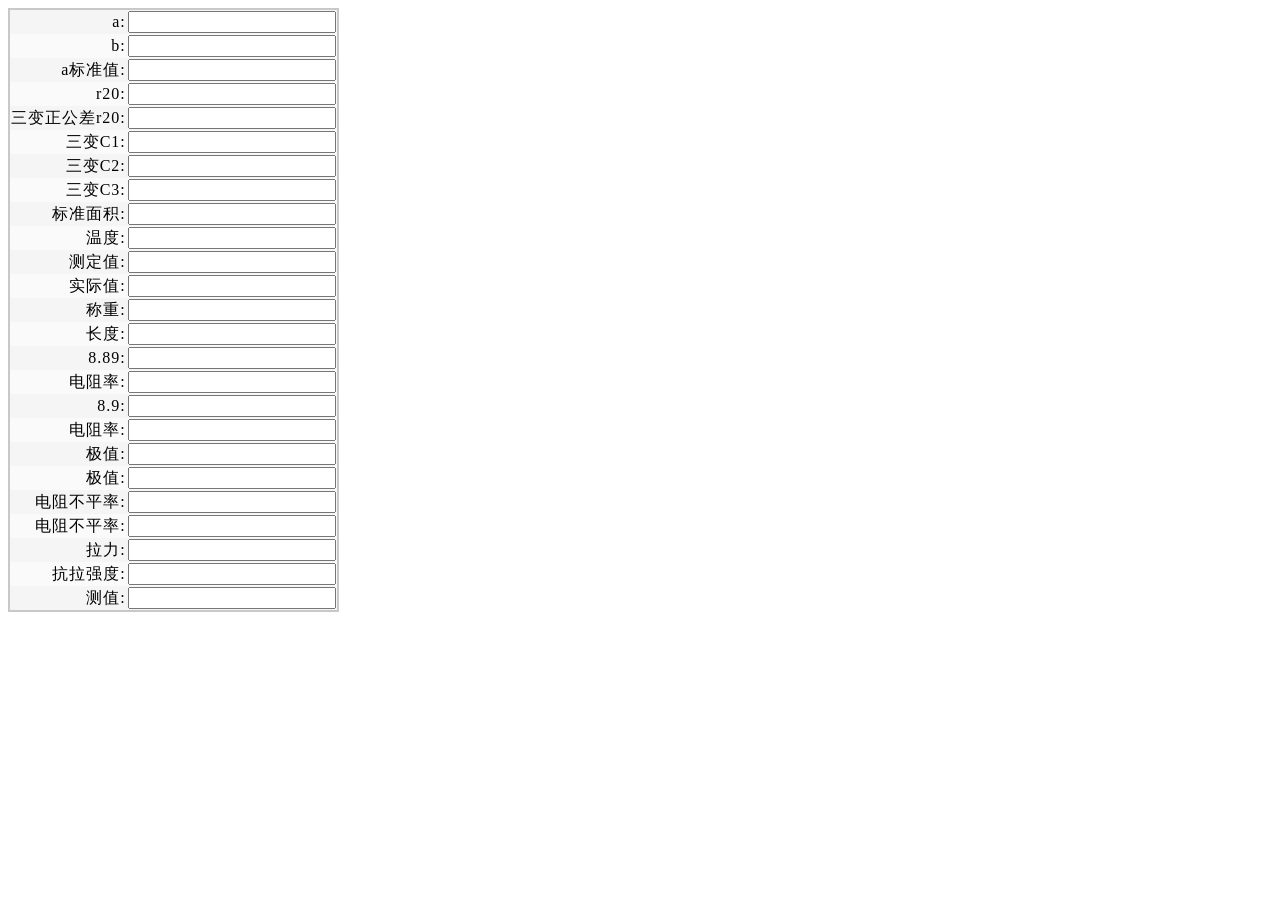
<file: a1.html>
<!DOCTYPE html>
<html>
<head>
<meta http-equiv="Content-Type" content="text/html; charset=utf-8" />
<meta name="viewport" content="width=device-width, initial-scale=1.0, maximum-scale=1.0, user-scalable=0">
<link href="a1.css" rel="stylesheet">
<script src="decimal.js"></script>
</head>
<body>
<table>
<tbody>
    <tr>
        <td>a:</td>
        <td><input type="number" id="a"></td>
    </tr>
    </tr>
        <td>b:</td>
        <td><input type="number" id="b"></td>
    </tr>
        <td>a标准值:</td>
        <td><input type="number" id="c"></td>
    </tr>
    <tr>
        <td>r20:</td>
        <td><input type="number" id="r20"></td>
    </tr>
    <tr>
        <td>三变正公差r20:</td>
        <td><input type="number" id="sr20"></td>
    </tr>
    <tr>
        <td>三变C1:</td>
        <td><input type="number" id="c1"></td>
    </tr>
    <tr>
        <td>三变C2:</td>
        <td><input type="number" id="c2"></td>
    </tr>
    <tr>
        <td>三变C3:</td>
        <td><input type="number" id="c3"></td>
    </tr>
    <tr>
        <td>标准面积:</td>
        <td><input type="number" id="biao"></td>
    </tr>
    <tr>
        <td>温度:</td>
        <td><input type="number" id="wendu"></td>
    </tr>
    <tr>
        <td>测定值:</td>
        <td><input type="number" id="ce"></td>
    </tr>
    <tr>
        <td>实际值:</td>
        <td><input type="number" id="shi"></td>
    </tr>
    <tr>
        <td>称重:</td>
        <td><input type="number" id="w"></td>
    </tr>
    <tr>
        <td>长度:</td>
        <td><input type="number" id="h"></td>
    </tr>
    <tr>
        <td>8.89:</td>
        <td><input type="number" id="p"></td>
    </tr>
    <tr>
        <td>电阻率:</td>
        <td><input type="number" id="s1"></td>
    </tr>
    <tr>
        <td>8.9:</td>
        <td><input type="number" id="p1"></td>
    </tr>
    <tr>
        <td>电阻率:</td>
        <td><input type="number" id="s2"></td>
    </tr>
    <tr>
        <td>极值:</td>
        <td><input type="number" id="ji1"></td>
    </tr>
    <tr>
        <td>极值:</td>
        <td><input type="number" id="ji2"></td>
    </tr>
    <tr>
        <td>电阻不平率:</td>
        <td><input type="number" id="ph1"></td>
    </tr>
    <tr>
        <td>电阻不平率:</td>
        <td><input type="number" id="ph2"></td>
    </tr>
    <tr>
        <td>拉力:</td>
        <td><input type="number" id="la"></td>
    </tr>
    <tr>
        <td>抗拉强度:</td>
        <td><input type="number" id="kl"></td>
    </tr>
    <tr>
        <td>测值:</td>
        <td><input type="number" id="cz"></td>
    </tr>
</tbody>
</table>
</body>
<script src="a1.js"></script>
</html>
</file>
<file: a.css>
input:focus{
    border-color: #cc4c25;
    outline: 0;
    box-shadow: inset 0 2px 2px rgba(0,0,0,.075), 0 0 8px rgba(14, 15, 14, 0.637);
    background-color: #ffffff;
}
.yin{
    border: 1px solid white;
    width: 5rem;
}
.input {
    filter: invert(100%);
    height: 100%;
    width: 100%;
    margin: 0px auto;
    position: relative;
    align-items: flex-start;
    justify-content: flex-start;
    display:flex;
    flex-direction: column;
}
html,body{
    background-color: black;
    height: 100%;
    width: 100%;
}
</file>
<file: qrcode/style.css>
:root {
    --primary: #2563eb;
    --primary-hover: #1d4ed8;
    --success: #16a34a;
    --bg: #f1f5f9;
    --surface: #ffffff;
    --surface2: #f8fafc;
    --text-main: #1e293b;
    --text-muted: #64748b;
    --border: #e2e8f0;
    --radius: 10px;
}

* {
    margin: 0;
    padding: 0;
    box-sizing: border-box;
    font-family: 'Inter', 'PingFang SC', 'Microsoft YaHei', -apple-system, sans-serif;
}

body {
    background: var(--bg);
    color: var(--text-main);
    min-height: 100vh;
    display: flex;
    flex-direction: column;
}

header {
    background: var(--primary);
    color: white;
    padding: 16px 32px;
    display: flex;
    align-items: center;
    gap: 12px;
    box-shadow: 0 2px 12px rgba(37,99,235,0.3);
}

header h1 {
    font-size: 1.25rem;
    font-weight: 700;
    letter-spacing: 0.03em;
}

header span {
    font-size: 0.875rem;
    opacity: 0.8;
}

.app {
    flex: 1;
    display: flex;
    gap: 24px;
    padding: 28px 32px;
    max-width: 1200px;
    margin: 0 auto;
    width: 100%;
}

/* ---- LEFT PANEL ---- */
.form-panel {
    flex: 1;
    display: flex;
    flex-direction: column;
    gap: 16px;
}

.card {
    background: var(--surface);
    border-radius: var(--radius);
    padding: 20px 22px;
    border: 1px solid var(--border);
    box-shadow: 0 1px 4px rgba(0,0,0,0.04);
}

.card-title {
    font-size: 0.8rem;
    font-weight: 700;
    color: var(--text-muted);
    text-transform: uppercase;
    letter-spacing: 0.08em;
    margin-bottom: 16px;
    padding-bottom: 10px;
    border-bottom: 1px solid var(--border);
}

.field-row {
    display: flex;
    gap: 12px;
    margin-bottom: 12px;
    align-items: flex-end;
}

.field-row:last-child {
    margin-bottom: 0;
}

.field-group {
    flex: 1;
    display: flex;
    flex-direction: column;
    gap: 5px;
}

.field-group label {
    font-size: 0.8rem;
    color: var(--text-muted);
    font-weight: 500;
    display: flex;
    align-items: center;
    gap: 6px;
}

.field-group label .fixed-badge {
    font-size: 0.65rem;
    background: #fef3c7;
    color: #92400e;
    border: 1px solid #fde68a;
    padding: 1px 5px;
    border-radius: 4px;
    font-weight: 600;
    letter-spacing: 0.02em;
}

.field-group input {
    padding: 9px 12px;
    border: 1px solid var(--border);
    border-radius: 7px;
    font-size: 0.9rem;
    background: var(--surface);
    color: var(--text-main);
    transition: border-color 0.2s, box-shadow 0.2s;
    width: 100%;
}

.field-group input:focus {
    outline: none;
    border-color: var(--primary);
    box-shadow: 0 0 0 3px rgba(37,99,235,0.1);
}

.field-group input.is-fixed {
    background: var(--surface2);
    color: var(--text-muted);
    border-color: #e2e8f0;
}

.lock-btn {
    background: none;
    border: 1px solid var(--border);
    border-radius: 7px;
    width: 36px;
    height: 36px;
    cursor: pointer;
    display: flex;
    align-items: center;
    justify-content: center;
    font-size: 1rem;
    flex-shrink: 0;
    transition: all 0.2s;
    color: var(--text-muted);
    margin-bottom: 0;
}

.lock-btn:hover {
    border-color: var(--primary);
    color: var(--primary);
    background: #eff6ff;
}

.lock-btn.locked {
    background: #fef3c7;
    border-color: #fbbf24;
    color: #b45309;
}

.action-row {
    display: flex;
    gap: 10px;
    margin-top: 4px;
}

.btn {
    padding: 11px 20px;
    border-radius: 8px;
    font-size: 0.9rem;
    font-weight: 600;
    cursor: pointer;
    border: none;
    transition: all 0.2s;
    display: flex;
    align-items: center;
    gap: 8px;
}

.btn-primary {
    background: var(--primary);
    color: white;
    flex: 1;
}

.btn-primary:hover {
    background: var(--primary-hover);
    transform: translateY(-1px);
    box-shadow: 0 4px 12px rgba(37,99,235,0.3);
}

.btn-secondary {
    background: white;
    color: var(--text-main);
    border: 1px solid var(--border);
}

.btn-secondary:hover {
    background: var(--bg);
}

.btn-success {
    background: var(--success);
    color: white;
}

.btn-success:hover {
    background: #15803d;
    transform: translateY(-1px);
}

/* ---- RIGHT PANEL ---- */
.preview-panel {
    width: 320px;
    display: flex;
    flex-direction: column;
    gap: 16px;
}

.qr-preview-card {
    background: var(--surface);
    border-radius: var(--radius);
    padding: 24px;
    border: 1px solid var(--border);
    box-shadow: 0 1px 4px rgba(0,0,0,0.04);
    display: flex;
    flex-direction: column;
    align-items: center;
    gap: 16px;
}

.qr-wrap {
    width: 200px;
    height: auto;
    min-height: 200px;
    display: flex;
    align-items: center;
    justify-content: center;
    background: white;
    border-radius: 8px;
    border: 1px solid var(--border);
    padding: 8px;
}

.qr-wrap canvas,
.qr-wrap img {
    width: 184px !important;
    height: auto !important;
}

.qr-placeholder {
    display: flex;
    flex-direction: column;
    align-items: center;
    gap: 8px;
    color: var(--text-muted);
    font-size: 0.8rem;
}

.qr-placeholder .icon {
    font-size: 2.5rem;
    opacity: 0.3;
}

.qr-content-preview {
    width: 100%;
    background: var(--surface2);
    border-radius: 7px;
    padding: 10px 12px;
    font-size: 0.78rem;
    color: var(--text-muted);
    word-break: break-all;
    line-height: 1.8;
    border: 1px solid var(--border);
    min-height: 80px;
}

.qr-content-preview strong {
    color: var(--text-main);
}

.history-list {
    display: flex;
    flex-direction: column;
    gap: 8px;
    max-height: 280px;
    overflow-y: auto;
}

.history-item {
    background: var(--surface2);
    border: 1px solid var(--border);
    border-radius: 7px;
    padding: 10px 12px;
    cursor: pointer;
    font-size: 0.8rem;
    color: var(--text-muted);
    transition: all 0.15s;
    line-height: 1.6;
}

.history-item:hover {
    border-color: var(--primary);
    background: #eff6ff;
    color: var(--primary);
}

.history-item .hist-main {
    font-weight: 600;
    color: var(--text-main);
    font-size: 0.85rem;
}

.history-item .hist-time {
    font-size: 0.72rem;
    color: var(--text-muted);
}

.empty-tip {
    text-align: center;
    color: var(--text-muted);
    font-size: 0.82rem;
    padding: 16px 0;
}

/* ---- PRINT STYLES ---- */
@media print {
    body { background: white; }
    header, .form-panel, .preview-panel > .card:last-child { display: none !important; }
    .app { padding: 0; }
    .preview-panel { width: 100%; }
    .qr-preview-card { box-shadow: none; border: none; }
}

/* Batch table */
#batchTable th {
    background: var(--surface2);
    padding: 10px 12px;
    border: 1px solid var(--border);
    font-size: 0.85rem;
    font-weight: 700;
    color: var(--text-main);
    white-space: nowrap;
}
#batchTable td {
    border: 1px solid var(--border);
    padding: 0;
}
#batchTable td input {
    width: 100%;
    border: none;
    outline: none;
    padding: 12px 10px;
    font-size: 0.95rem;
    background: transparent;
    color: var(--text-main);
}
#batchTable td input:focus {
    background: #eff6ff;
}

/* Zoom Mode */
.card.zoomed {
    position: fixed;
    top: 20px;
    left: 20px;
    right: 20px;
    bottom: 20px;
    z-index: 2000;
    display: flex;
    flex-direction: column;
    box-shadow: 0 10px 60px rgba(0,0,0,0.25);
    animation: zoomIn 0.3s ease-out;
}

@keyframes zoomIn {
    from { transform: scale(0.95); opacity: 0; }
    to { transform: scale(1); opacity: 1; }
}

.card.zoomed #batchTableWrap {
    flex: 1;
    max-height: none;
}

.zoom-overlay {
    position: fixed;
    top: 0; left: 0; width: 100%; height: 100%;
    background: rgba(15, 23, 42, 0.6);
    backdrop-filter: blur(4px);
    z-index: 1999;
    display: none;
}
.zoom-overlay.active { display: block; }

.del-row-btn {
    background: none;
    border: none;
    color: #ef4444;
    cursor: pointer;
    font-size: 1.2rem;
    padding: 4px 8px;
    border-radius: 4px;
}
.del-row-btn:hover { background: #fef2f2; }
</file>
<file: qrcode2/style.css>
:root {
    --primary: #2563eb;
    --primary-hover: #1d4ed8;
    --success: #16a34a;
    --bg: #f1f5f9;
    --surface: #ffffff;
    --surface2: #f8fafc;
    --text-main: #1e293b;
    --text-muted: #64748b;
    --border: #e2e8f0;
    --radius: 10px;
}

* {
    margin: 0;
    padding: 0;
    box-sizing: border-box;
    font-family: 'Inter', 'PingFang SC', 'Microsoft YaHei', -apple-system, sans-serif;
}

body {
    background: var(--bg);
    color: var(--text-main);
    min-height: 100vh;
    display: flex;
    flex-direction: column;
}

header {
    background: var(--primary);
    color: white;
    padding: 16px 32px;
    display: flex;
    align-items: center;
    gap: 12px;
    box-shadow: 0 2px 12px rgba(37,99,235,0.3);
}

header h1 {
    font-size: 1.25rem;
    font-weight: 700;
    letter-spacing: 0.03em;
}

header span {
    font-size: 0.875rem;
    opacity: 0.8;
}

.app {
    flex: 1;
    display: flex;
    gap: 24px;
    padding: 28px 32px;
    max-width: 1200px;
    margin: 0 auto;
    width: 100%;
}

/* ---- LEFT PANEL ---- */
.form-panel {
    flex: 1;
    display: flex;
    flex-direction: column;
    gap: 16px;
}

.card {
    background: var(--surface);
    border-radius: var(--radius);
    padding: 20px 22px;
    border: 1px solid var(--border);
    box-shadow: 0 1px 4px rgba(0,0,0,0.04);
}

.card-title {
    font-size: 0.8rem;
    font-weight: 700;
    color: var(--text-muted);
    text-transform: uppercase;
    letter-spacing: 0.08em;
    margin-bottom: 16px;
    padding-bottom: 10px;
    border-bottom: 1px solid var(--border);
}

.field-row {
    display: flex;
    gap: 12px;
    margin-bottom: 12px;
    align-items: flex-end;
}

.field-row:last-child {
    margin-bottom: 0;
}

.field-group {
    flex: 1;
    display: flex;
    flex-direction: column;
    gap: 5px;
}

.field-group label {
    font-size: 0.8rem;
    color: var(--text-muted);
    font-weight: 500;
    display: flex;
    align-items: center;
    gap: 6px;
}

.field-group label .fixed-badge {
    font-size: 0.65rem;
    background: #fef3c7;
    color: #92400e;
    border: 1px solid #fde68a;
    padding: 1px 5px;
    border-radius: 4px;
    font-weight: 600;
    letter-spacing: 0.02em;
}

.field-group input {
    padding: 9px 12px;
    border: 1px solid var(--border);
    border-radius: 7px;
    font-size: 0.9rem;
    background: var(--surface);
    color: var(--text-main);
    transition: border-color 0.2s, box-shadow 0.2s;
    width: 100%;
}

.field-group input:focus {
    outline: none;
    border-color: var(--primary);
    box-shadow: 0 0 0 3px rgba(37,99,235,0.1);
}

.field-group input.is-fixed {
    background: var(--surface2);
    color: var(--text-muted);
    border-color: #e2e8f0;
}

.lock-btn {
    background: none;
    border: 1px solid var(--border);
    border-radius: 7px;
    width: 36px;
    height: 36px;
    cursor: pointer;
    display: flex;
    align-items: center;
    justify-content: center;
    font-size: 1rem;
    flex-shrink: 0;
    transition: all 0.2s;
    color: var(--text-muted);
    margin-bottom: 0;
}

.lock-btn:hover {
    border-color: var(--primary);
    color: var(--primary);
    background: #eff6ff;
}

.lock-btn.locked {
    background: #fef3c7;
    border-color: #fbbf24;
    color: #b45309;
}

.action-row {
    display: flex;
    gap: 10px;
    margin-top: 4px;
}

.btn {
    padding: 11px 20px;
    border-radius: 8px;
    font-size: 0.9rem;
    font-weight: 600;
    cursor: pointer;
    border: none;
    transition: all 0.2s;
    display: flex;
    align-items: center;
    gap: 8px;
}

.btn-primary {
    background: var(--primary);
    color: white;
    flex: 1;
}

.btn-primary:hover {
    background: var(--primary-hover);
    transform: translateY(-1px);
    box-shadow: 0 4px 12px rgba(37,99,235,0.3);
}

.btn-secondary {
    background: white;
    color: var(--text-main);
    border: 1px solid var(--border);
}

.btn-secondary:hover {
    background: var(--bg);
}

.btn-success {
    background: var(--success);
    color: white;
}

.btn-success:hover {
    background: #15803d;
    transform: translateY(-1px);
}

/* ---- RIGHT PANEL ---- */
.preview-panel {
    width: 320px;
    display: flex;
    flex-direction: column;
    gap: 16px;
}

.qr-preview-card {
    background: var(--surface);
    border-radius: var(--radius);
    padding: 24px;
    border: 1px solid var(--border);
    box-shadow: 0 1px 4px rgba(0,0,0,0.04);
    display: flex;
    flex-direction: column;
    align-items: center;
    gap: 16px;
}

.qr-wrap {
    width: 200px;
    height: auto;
    min-height: 200px;
    display: flex;
    align-items: center;
    justify-content: center;
    background: white;
    border-radius: 8px;
    border: 1px solid var(--border);
    padding: 8px;
}

.qr-wrap canvas,
.qr-wrap img {
    width: 184px !important;
    height: auto !important;
}

.qr-placeholder {
    display: flex;
    flex-direction: column;
    align-items: center;
    gap: 8px;
    color: var(--text-muted);
    font-size: 0.8rem;
}

.qr-placeholder .icon {
    font-size: 2.5rem;
    opacity: 0.3;
}

.qr-content-preview {
    width: 100%;
    background: var(--surface2);
    border-radius: 7px;
    padding: 10px 12px;
    font-size: 0.78rem;
    color: var(--text-muted);
    word-break: break-all;
    line-height: 1.8;
    border: 1px solid var(--border);
    min-height: 80px;
}

.qr-content-preview strong {
    color: var(--text-main);
}

.history-list {
    display: flex;
    flex-direction: column;
    gap: 8px;
    max-height: 280px;
    overflow-y: auto;
}

.history-item {
    background: var(--surface2);
    border: 1px solid var(--border);
    border-radius: 7px;
    padding: 10px 12px;
    cursor: pointer;
    font-size: 0.8rem;
    color: var(--text-muted);
    transition: all 0.15s;
    line-height: 1.6;
}

.history-item:hover {
    border-color: var(--primary);
    background: #eff6ff;
    color: var(--primary);
}

.history-item .hist-main {
    font-weight: 600;
    color: var(--text-main);
    font-size: 0.85rem;
}

.history-item .hist-time {
    font-size: 0.72rem;
    color: var(--text-muted);
}

.empty-tip {
    text-align: center;
    color: var(--text-muted);
    font-size: 0.82rem;
    padding: 16px 0;
}

/* ---- PRINT STYLES ---- */
@media print {
    body { background: white; }
    header, .form-panel, .preview-panel > .card:last-child { display: none !important; }
    .app { padding: 0; }
    .preview-panel { width: 100%; }
    .qr-preview-card { box-shadow: none; border: none; }
}

/* Batch table */
#batchTable th {
    background: var(--surface2);
    padding: 10px 12px;
    border: 1px solid var(--border);
    font-size: 0.85rem;
    font-weight: 700;
    color: var(--text-main);
    white-space: nowrap;
}
#batchTable td {
    border: 1px solid var(--border);
    padding: 0;
}
#batchTable td input {
    width: 100%;
    border: none;
    outline: none;
    padding: 12px 10px;
    font-size: 0.95rem;
    background: transparent;
    color: var(--text-main);
}
#batchTable td input:focus {
    background: #eff6ff;
}

/* Zoom Mode */
.card.zoomed {
    position: fixed;
    top: 20px;
    left: 20px;
    right: 20px;
    bottom: 20px;
    z-index: 2000;
    display: flex;
    flex-direction: column;
    box-shadow: 0 10px 60px rgba(0,0,0,0.25);
    animation: zoomIn 0.3s ease-out;
}

@keyframes zoomIn {
    from { transform: scale(0.95); opacity: 0; }
    to { transform: scale(1); opacity: 1; }
}

.card.zoomed #batchTableWrap {
    flex: 1;
    max-height: none;
    overflow: auto;
}
.card.zoomed #batchTable {
    table-layout: auto !important;
    width: auto !important;
    min-width: auto !important;
}
.card.zoomed #batchTable td {
    white-space: nowrap;
    padding: 2px 4px;
}
.card.zoomed #batchTable td input {
    width: auto;
    min-width: 40px;
    max-width: 500px;
    padding: 10px 8px;
    font-size: 0.85rem;
}
#batchTable {
    width: 100%;
    min-width: 600px;
    table-layout: fixed;
}
.card.zoomed #batchTable td input {
    width: auto;
    min-width: 100px;
    max-width: 400px;
}
.card.zoomed #batchTable th,
.card.zoomed #batchTable td {
    white-space: normal;
    word-break: break-all;
}

.zoom-overlay {
    position: fixed;
    top: 0; left: 0; width: 100%; height: 100%;
    background: rgba(15, 23, 42, 0.6);
    backdrop-filter: blur(4px);
    z-index: 1999;
    display: none;
}
.zoom-overlay.active { display: block; }

.del-row-btn {
    background: none;
    border: none;
    color: #ef4444;
    cursor: pointer;
    font-size: 1.2rem;
    padding: 4px 8px;
    border-radius: 4px;
}
.del-row-btn:hover { background: #fef2f2; }
</file>
<file: qrcode3/style.css>
:root {
    --primary: #2563eb;
    --primary-hover: #1d4ed8;
    --success: #16a34a;
    --bg: #f1f5f9;
    --surface: #ffffff;
    --surface2: #f8fafc;
    --text-main: #1e293b;
    --text-muted: #64748b;
    --border: #e2e8f0;
    --radius: 10px;
}

* {
    margin: 0;
    padding: 0;
    box-sizing: border-box;
    font-family: 'Inter', 'PingFang SC', 'Microsoft YaHei', -apple-system, sans-serif;
}

body {
    background: var(--bg);
    color: var(--text-main);
    min-height: 100vh;
    display: flex;
    flex-direction: column;
}

header {
    background: var(--primary);
    color: white;
    padding: 16px 32px;
    display: flex;
    align-items: center;
    gap: 12px;
    box-shadow: 0 2px 12px rgba(37,99,235,0.3);
}

header h1 {
    font-size: 1.25rem;
    font-weight: 700;
    letter-spacing: 0.03em;
}

header span {
    font-size: 0.875rem;
    opacity: 0.8;
}

.app {
    flex: 1;
    display: flex;
    gap: 24px;
    padding: 28px 32px;
    max-width: 1200px;
    margin: 0 auto;
    width: 100%;
}

/* ---- LEFT PANEL ---- */
.form-panel {
    flex: 1;
    display: flex;
    flex-direction: column;
    gap: 16px;
}

.card {
    background: var(--surface);
    border-radius: var(--radius);
    padding: 20px 22px;
    border: 1px solid var(--border);
    box-shadow: 0 1px 4px rgba(0,0,0,0.04);
}

.card-title {
    font-size: 0.8rem;
    font-weight: 700;
    color: var(--text-muted);
    text-transform: uppercase;
    letter-spacing: 0.08em;
    margin-bottom: 16px;
    padding-bottom: 10px;
    border-bottom: 1px solid var(--border);
}

.field-row {
    display: flex;
    gap: 12px;
    margin-bottom: 12px;
    align-items: flex-end;
}

.field-row:last-child {
    margin-bottom: 0;
}

.field-group {
    flex: 1;
    display: flex;
    flex-direction: column;
    gap: 5px;
}

.field-group label {
    font-size: 0.8rem;
    color: var(--text-muted);
    font-weight: 500;
    display: flex;
    align-items: center;
    gap: 6px;
}

.field-group label .fixed-badge {
    font-size: 0.65rem;
    background: #fef3c7;
    color: #92400e;
    border: 1px solid #fde68a;
    padding: 1px 5px;
    border-radius: 4px;
    font-weight: 600;
    letter-spacing: 0.02em;
}

.field-group input {
    padding: 9px 12px;
    border: 1px solid var(--border);
    border-radius: 7px;
    font-size: 0.9rem;
    background: var(--surface);
    color: var(--text-main);
    transition: border-color 0.2s, box-shadow 0.2s;
    width: 100%;
}

.field-group input:focus {
    outline: none;
    border-color: var(--primary);
    box-shadow: 0 0 0 3px rgba(37,99,235,0.1);
}

.field-group input.is-fixed {
    background: var(--surface2);
    color: var(--text-muted);
    border-color: #e2e8f0;
}

.lock-btn {
    background: none;
    border: 1px solid var(--border);
    border-radius: 7px;
    width: 36px;
    height: 36px;
    cursor: pointer;
    display: flex;
    align-items: center;
    justify-content: center;
    font-size: 1rem;
    flex-shrink: 0;
    transition: all 0.2s;
    color: var(--text-muted);
    margin-bottom: 0;
}

.lock-btn:hover {
    border-color: var(--primary);
    color: var(--primary);
    background: #eff6ff;
}

.lock-btn.locked {
    background: #fef3c7;
    border-color: #fbbf24;
    color: #b45309;
}

.action-row {
    display: flex;
    gap: 10px;
    margin-top: 4px;
}

.btn {
    padding: 11px 20px;
    border-radius: 8px;
    font-size: 0.9rem;
    font-weight: 600;
    cursor: pointer;
    border: none;
    transition: all 0.2s;
    display: flex;
    align-items: center;
    gap: 8px;
}

.btn-primary {
    background: var(--primary);
    color: white;
    flex: 1;
}

.btn-primary:hover {
    background: var(--primary-hover);
    transform: translateY(-1px);
    box-shadow: 0 4px 12px rgba(37,99,235,0.3);
}

.btn-secondary {
    background: white;
    color: var(--text-main);
    border: 1px solid var(--border);
}

.btn-secondary:hover {
    background: var(--bg);
}

.btn-success {
    background: var(--success);
    color: white;
}

.btn-success:hover {
    background: #15803d;
    transform: translateY(-1px);
}

/* ---- RIGHT PANEL ---- */
.preview-panel {
    width: 320px;
    display: flex;
    flex-direction: column;
    gap: 16px;
}

.qr-preview-card {
    background: var(--surface);
    border-radius: var(--radius);
    padding: 24px;
    border: 1px solid var(--border);
    box-shadow: 0 1px 4px rgba(0,0,0,0.04);
    display: flex;
    flex-direction: column;
    align-items: center;
    gap: 16px;
}

.qr-wrap {
    width: 200px;
    height: auto;
    min-height: 200px;
    display: flex;
    align-items: center;
    justify-content: center;
    background: white;
    border-radius: 8px;
    border: 1px solid var(--border);
    padding: 8px;
}

.qr-wrap canvas,
.qr-wrap img {
    width: 184px !important;
    height: auto !important;
}

.qr-placeholder {
    display: flex;
    flex-direction: column;
    align-items: center;
    gap: 8px;
    color: var(--text-muted);
    font-size: 0.8rem;
}

.qr-placeholder .icon {
    font-size: 2.5rem;
    opacity: 0.3;
}

.qr-content-preview {
    width: 100%;
    background: var(--surface2);
    border-radius: 7px;
    padding: 10px 12px;
    font-size: 0.78rem;
    color: var(--text-muted);
    word-break: break-all;
    line-height: 1.8;
    border: 1px solid var(--border);
    min-height: 80px;
}

.qr-content-preview strong {
    color: var(--text-main);
}

.history-list {
    display: flex;
    flex-direction: column;
    gap: 8px;
    max-height: 280px;
    overflow-y: auto;
}

.history-item {
    background: var(--surface2);
    border: 1px solid var(--border);
    border-radius: 7px;
    padding: 10px 12px;
    cursor: pointer;
    font-size: 0.8rem;
    color: var(--text-muted);
    transition: all 0.15s;
    line-height: 1.6;
}

.history-item:hover {
    border-color: var(--primary);
    background: #eff6ff;
    color: var(--primary);
}

.history-item .hist-main {
    font-weight: 600;
    color: var(--text-main);
    font-size: 0.85rem;
}

.history-item .hist-time {
    font-size: 0.72rem;
    color: var(--text-muted);
}

.empty-tip {
    text-align: center;
    color: var(--text-muted);
    font-size: 0.82rem;
    padding: 16px 0;
}

/* ---- PRINT STYLES ---- */
@media print {
    body { background: white; }
    header, .form-panel, .preview-panel > .card:last-child { display: none !important; }
    .app { padding: 0; }
    .preview-panel { width: 100%; }
    .qr-preview-card { box-shadow: none; border: none; }
}

/* Batch table */
#batchTable th {
    background: var(--surface2);
    padding: 10px 12px;
    border: 1px solid var(--border);
    font-size: 0.85rem;
    font-weight: 700;
    color: var(--text-main);
    white-space: nowrap;
}
#batchTable td {
    border: 1px solid var(--border);
    padding: 0;
}
#batchTable td input {
    width: 100%;
    border: none;
    outline: none;
    padding: 12px 10px;
    font-size: 0.95rem;
    background: transparent;
    color: var(--text-main);
}
#batchTable td input:focus {
    background: #eff6ff;
}

/* Zoom Mode */
.card.zoomed {
    position: fixed;
    top: 20px;
    left: 20px;
    right: 20px;
    bottom: 20px;
    z-index: 2000;
    display: flex;
    flex-direction: column;
    box-shadow: 0 10px 60px rgba(0,0,0,0.25);
    animation: zoomIn 0.3s ease-out;
}

@keyframes zoomIn {
    from { transform: scale(0.95); opacity: 0; }
    to { transform: scale(1); opacity: 1; }
}

.card.zoomed #batchTableWrap {
    flex: 1;
    max-height: none;
    overflow: auto;
}
.card.zoomed #batchTable {
    table-layout: auto !important;
    width: auto !important;
    min-width: auto !important;
}
.card.zoomed #batchTable td {
    white-space: nowrap;
    padding: 2px 4px;
}
.card.zoomed #batchTable td input {
    width: auto;
    min-width: 40px;
    max-width: 500px;
    padding: 10px 8px;
    font-size: 0.85rem;
}
#batchTable {
    width: 100%;
    min-width: 600px;
    table-layout: fixed;
}
.card.zoomed #batchTable td input {
    width: auto;
    min-width: 100px;
    max-width: 400px;
}
.card.zoomed #batchTable th,
.card.zoomed #batchTable td {
    white-space: normal;
    word-break: break-all;
}

.zoom-overlay {
    position: fixed;
    top: 0; left: 0; width: 100%; height: 100%;
    background: rgba(15, 23, 42, 0.6);
    backdrop-filter: blur(4px);
    z-index: 1999;
    display: none;
}
.zoom-overlay.active { display: block; }

.del-row-btn {
    background: none;
    border: none;
    color: #ef4444;
    cursor: pointer;
    font-size: 1.2rem;
    padding: 4px 8px;
    border-radius: 4px;
}
.del-row-btn:hover { background: #fef2f2; }

.dup-row-btn {
    background: none;
    border: none;
    color: #2563eb;
    cursor: pointer;
    font-size: 1.05rem;
    padding: 4px 6px;
    border-radius: 4px;
}
.dup-row-btn:hover { background: #eff6ff; }

/* ---- 低分辨率 / 窄窗口适配 ---- */
/* 1024 宽度：保持两栏但更紧凑，右侧面板收窄，录入表单两列排布以压缩高度 */
@media (max-width: 1100px) {
    header { padding: 12px 16px; }
    header h1 { font-size: 1.1rem; }
    header span { font-size: 0.78rem; }

    .app { gap: 16px; padding: 16px; }

    .preview-panel { width: 280px; }

    .card { padding: 16px; }
    .card-title { margin-bottom: 12px; padding-bottom: 8px; }

    #entryForm { display: flex; flex-wrap: wrap; gap: 0 12px; }
    #entryForm .field-row { flex: 1 1 220px; }
}

@media (max-width: 900px) {
    header {
        padding: 12px 16px;
        flex-wrap: wrap;
        gap: 8px;
    }
    header h1 { font-size: 1.05rem; }
    header span { font-size: 0.78rem; }

    .app {
        flex-direction: column;
        gap: 14px;
        padding: 16px;
        max-width: none;
    }

    .preview-panel {
        width: 100%;
        flex-direction: row;
        flex-wrap: wrap;
        gap: 14px;
        align-items: flex-start;
    }
    .preview-panel .card {
        flex: 1 1 280px;
        min-width: 260px;
    }
}

@media (max-width: 560px) {
    header span { display: none; }
    .card { padding: 14px 12px; }
    .preview-panel .card { flex: 1 1 100%; }
    .field-def-item .fd-key { width: 100%; }
    .field-def-item .fd-label { width: 100%; }
}
</file>
<file: a1.css>
table {
  border-collapse: collapse;
  border: 2px solid rgb(200,200,200);
  letter-spacing: 1px;
  font-size: 1rem;
}
td {
  text-align: right;
}
tr:nth-child(even) td {
  background-color: rgb(250,250,250);
}

tr:nth-child(odd) td {
  background-color: rgb(245,245,245);
}

input {
    height: 1rem;
    font-size: 1rem;
}
</file>
